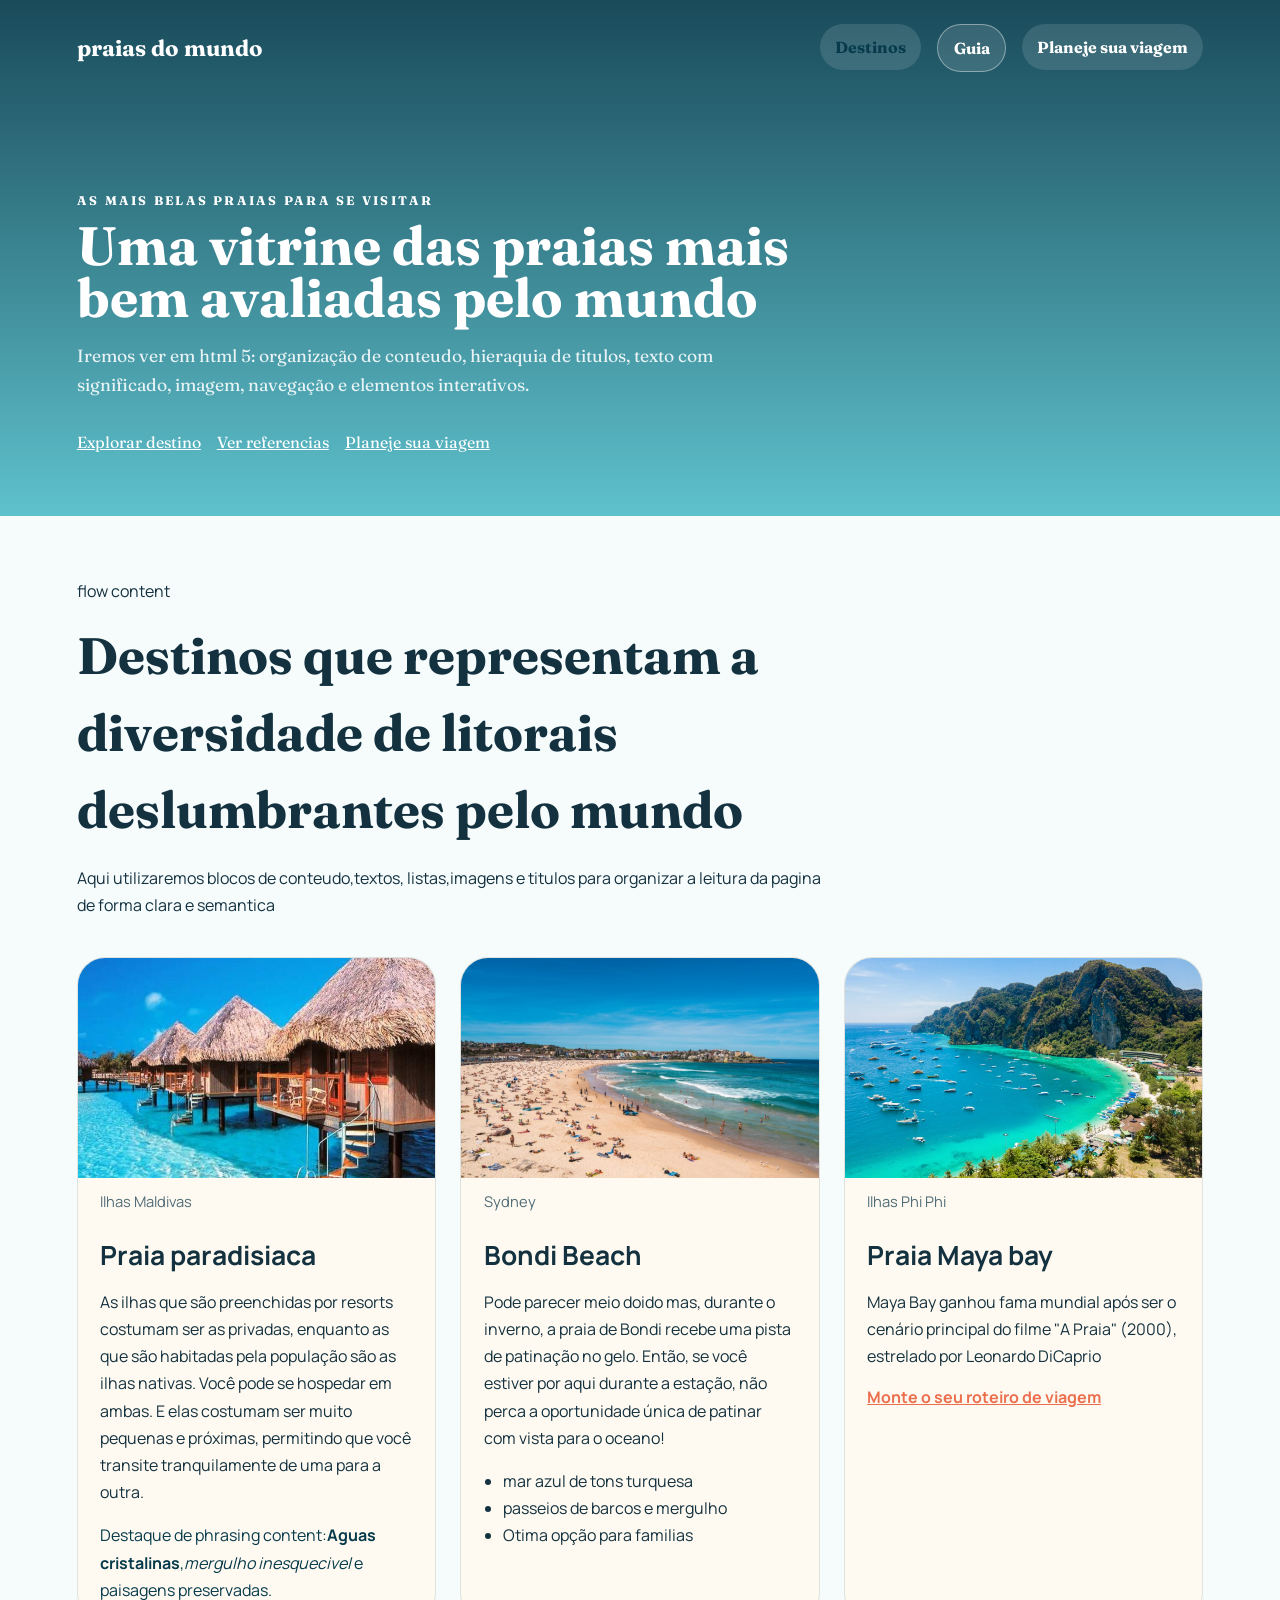
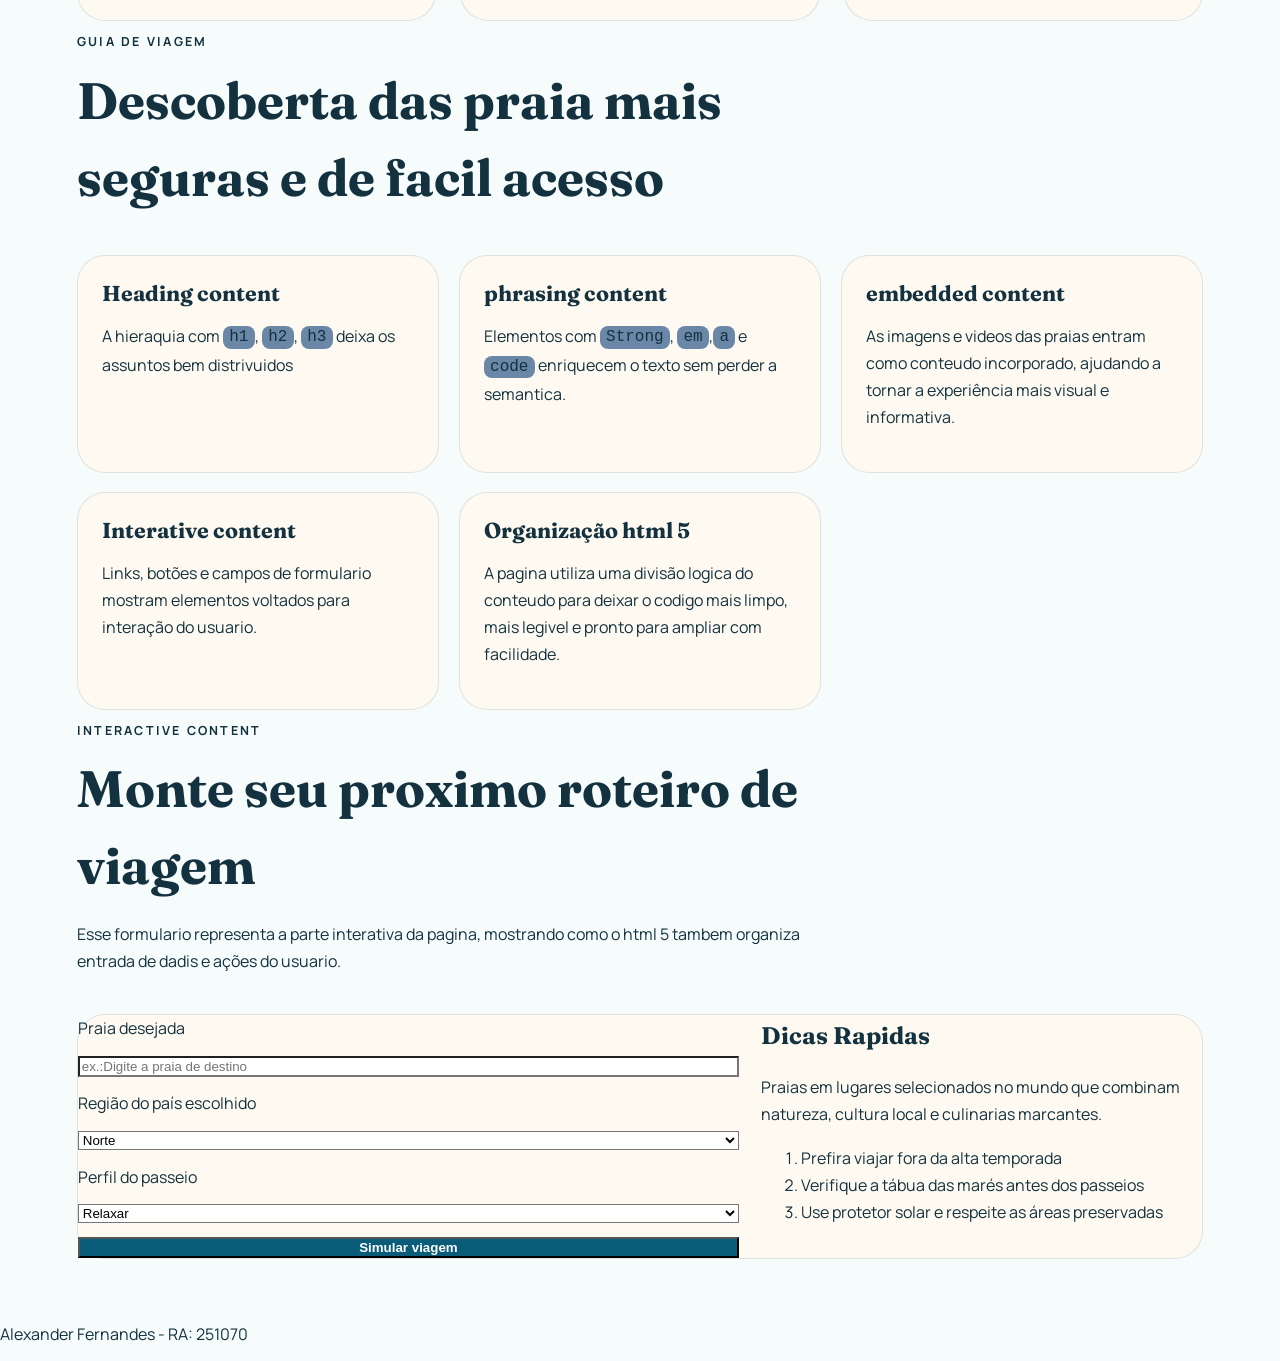
<file: praias/INDEX.HTML>
<!DOCTYPE html>
<html lang="pt-br">
<head>
    <meta charset="UTF-8">
    <meta name="viewport" content="width=device-width, initial-scale=1.0">
    <link rel="stylesheet" href="css/Style.css">
    <title>As praias mais belas do Mundo</title>
</head>
<body>
    <header class="hero" id="topo">
        <nav class="menu" area-label="Navegação principal">
            <a class="logo" href="#topo">praias do mundo</a>
            <ul class="menu-links">
                <li><a class="botao-primario" href="#destinos">Destinos</a></li>
                <li><a class="botao-secundario" href="#guia">Guia</a></li>
                <li><a class="botao-terciario" href="#planeje">Planeje sua viagem</a></li>                
            </ul>
        </nav>
        <!-- fim nav -->
        <!-- inicio section  -->
         <section class="hero-conteudo">
            <p class="eyebrow">As mais belas praias para se visitar</p>
            <h1>Uma vitrine das praias mais bem avaliadas pelo mundo</h1>
            <p class="descricao">
                Iremos ver em html 5: organização de conteudo, hieraquia de titulos, texto com significado, imagem, navegação e elementos interativos.
            </p>
            <div class="acoes">
                <a class="botao primario" href="#destinos"> Explorar destino</a>
                <a class="botao secundario" href="#guia"> Ver referencias</a>
                <a class="botao terciario" href="#planeje">Planeje sua viagem</a>
                
            </div>
         </section>
         <!-- fim section -->
    </header>
    <!-- começo da main -->
     <main>
        <Section class="secao" id="destinos">
            <div class="secao-titulo">
            <p class="rotulos">flow content</p>
            <h2>Destinos que representam a diversidade de litorais deslumbrantes pelo mundo</h2>
            <p>
                Aqui utilizaremos blocos de conteudo,textos, listas,imagens e titulos para organizar a leitura da pagina de forma clara e semantica
            </p>
            </div>
        
        <!-- inicio card 1 -->
            <div class="cards">
                <article class="card">
                    <figure>
                        <img src="./img/Ilhas Maldivas.jpg" alt="mar azul, areia clara em maldivas">
                        <figcaption>Ilhas Maldivas</figcaption>
                    </figure>
                    <h3> Praia paradisiaca</h3>
                    <p> As ilhas que são preenchidas por resorts costumam ser as privadas, enquanto as que são habitadas pela população são as ilhas nativas.
                    Você pode se hospedar em ambas. E elas costumam ser muito pequenas e próximas, permitindo que você transite tranquilamente de uma para a outra.

                    </p>
                    <p class="destaque-texto">
                        Destaque de phrasing content:<strong>Aguas cristalinas</strong>,<em>mergulho inesquecivel</em> e paisagens preservadas.
                    </p>
                </article>
                <!-- fim card 1 -->
        <!-- inicio card 2 -->
            
                <article class="card">
                    <figure>
                        <img src="./img/Praia Sydney.jpg" alt="mar azul, areia clara em Sydney">
                        <figcaption>Sydney</figcaption>
                    </figure>
                    <h3> Bondi Beach</h3>
                    <p> Pode parecer meio doido mas, durante o inverno, a praia de Bondi recebe uma pista de patinação no gelo. Então, se você estiver por aqui durante a estação, não perca a oportunidade única de patinar com vista para o oceano!

                    </p>
                    <ul>
                        <li>mar azul de tons turquesa</li>
                        <li>passeios de barcos e mergulho</li>
                        <li>Otima opção para familias</li>
                    </ul>
                </article>
                <!-- fim card 2 -->
        <!-- inicio card 3 -->
           
                <article class="card">
                    <figure>
                        <img src="./img/Praia Phi Phi.jfif" alt="mar azul, areia clara em phi phi">
                        <figcaption>Ilhas Phi Phi</figcaption>
                    </figure>
                    <h3> Praia Maya bay</h3>
                    <p> Maya Bay ganhou fama mundial após ser o cenário principal do filme "A Praia" (2000), estrelado por Leonardo DiCaprio

                    </p>
                    <a class="link-card" href="#planeje">Monte o seu roteiro de viagem</a>
                </article>
            </div>
            <!-- fim card 3 -->
        
        <!-- inicio sessão guia -->
        <section class="secao-guia" id="guia">
            <div class="secao-titulo">
                <p class="rotulo">guia de viagem</p>
                <h2>Descoberta das praia mais seguras e de facil acesso</h2>
            </div>
            <div class="grade-guia">
                <!-- começo do bloco guia -->
                <article class="bloco-guia">
                    <h3>Heading content</h3>
                <p>
                    A hieraquia com <code>h1</code>, <code>h2</code>, <code>h3</code> deixa os assuntos bem distrivuidos
                </p>
                </article>

                <article class="bloco-guia">
                    <h3>phrasing content</h3>
                <p>
                   Elementos com <code>Strong</code>, <code>em</code>,<code>a</code> e <code>code</code> enriquecem o texto sem perder a semantica.
                </p>
                </article>

                <article class="bloco-guia">
                    <h3>embedded content</h3>
                <p>
                    As imagens e videos das praias entram como conteudo incorporado, ajudando a tornar a experiência mais visual e informativa.
                </p>
                </article>

                <article class="bloco-guia">
                    <h3>Interative content</h3>
                <p>
                   Links, botões e campos de formulario mostram elementos voltados para interação do usuario.
                </p>
                </article>

                <article class="bloco-guia" id="destaque-guia">
                    <h3>Organização html 5 </h3>
                <p>
                    A pagina utiliza uma divisão logica do conteudo para deixar o codigo mais limpo, mais legivel e pronto para ampliar com facilidade.
                </p>
                </article>
            </div>
        </section>
        <!-- fim sessão guia -->

         <!-- inicio sessão planejamento da viagem -->
          <section class="secao-planejamento" id="planeje">
            <div class="secao-titulo">
                <p class="rotulo">Interactive content</p>
                <h2>Monte seu proximo roteiro de viagem</h2>
                <p> Esse formulario representa a parte interativa da pagina, mostrando como o html 5 tambem organiza entrada de dadis e ações do usuario.</p>
            </div>
          <div class="painel-planejamento">
            <form class="formulario">
                <label for="praia">Praia desejada</label>
                <input type="text" id="praia" name="praia" placeholder="ex.:Digite a praia de destino">

                <label for="regiao">Região do país escolhido </label>
                <select name="regiao" id="regiao">
                    <option>Norte</option>
                    <option>Nordeste</option>
                    <option>Centro-Oeste</option>
                    <option>Sudeste</option>
                    <option>Sul</option>
                </select>

                <label for="Perfil">Perfil do passeio</label>
                <select name="Perfil" id="Perfil">
                    <option>Relaxar</option>
                    <option>Mergulho</option>
                    <option>Familia</option>
                    <option>Aventura</option>
                </select>

                <button type="submit">Simular viagem</button>
            </form>

            <aside class="dicas">
                <h3>Dicas Rapidas</h3>
                <p>
                    Praias em lugares selecionados no mundo que combinam natureza, cultura local e culinarias marcantes.
                </p>
                <ol>
                    <li> Prefira viajar fora da alta temporada</li>
                    <li> Verifique a tábua das marés antes dos passeios</li>
                    <li> Use protetor solar e respeite as áreas preservadas</li>
                </ol>
          </div>
          </section>
          
          <!-- fim da sessão planejamento da viagem -->
           
     </main>
     <footer id="rodape">
        <p>Alexander Fernandes - RA: 251070</p>

     </footer>

     
</body>
</html>
</file>
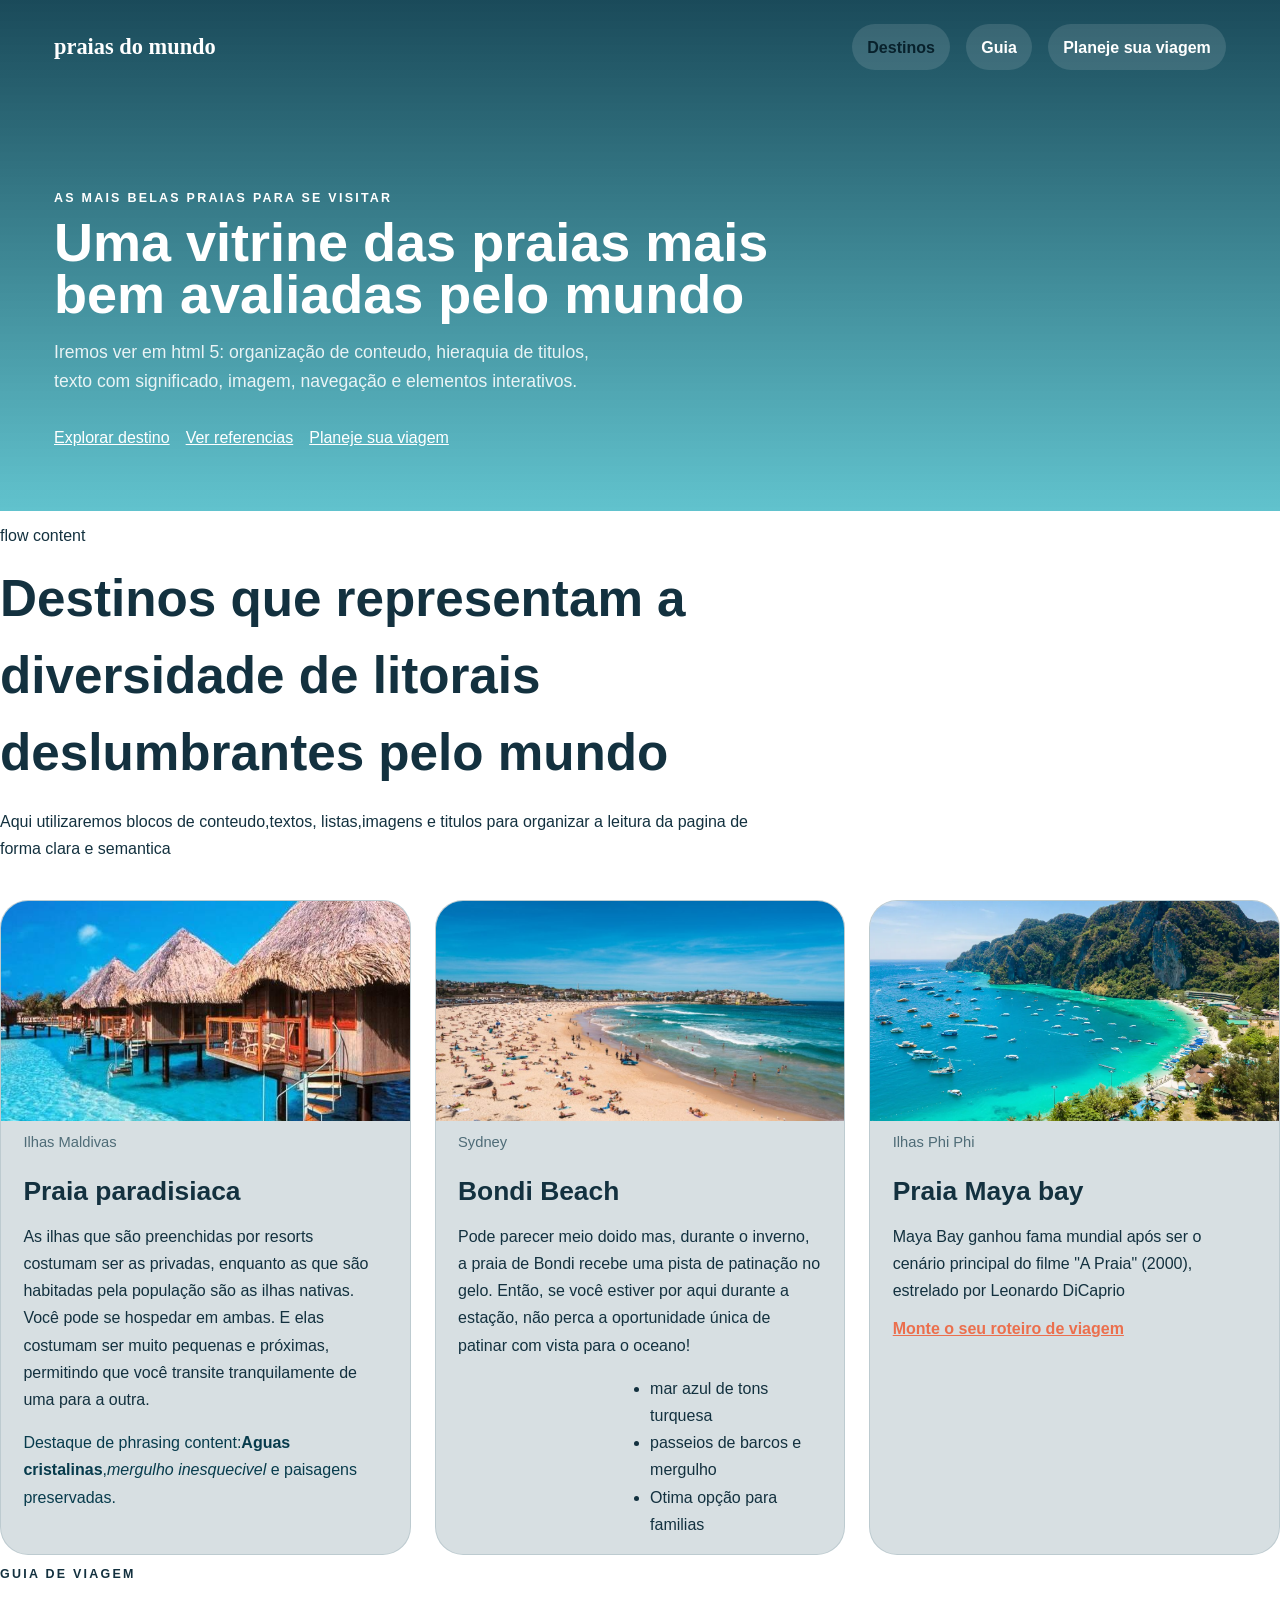
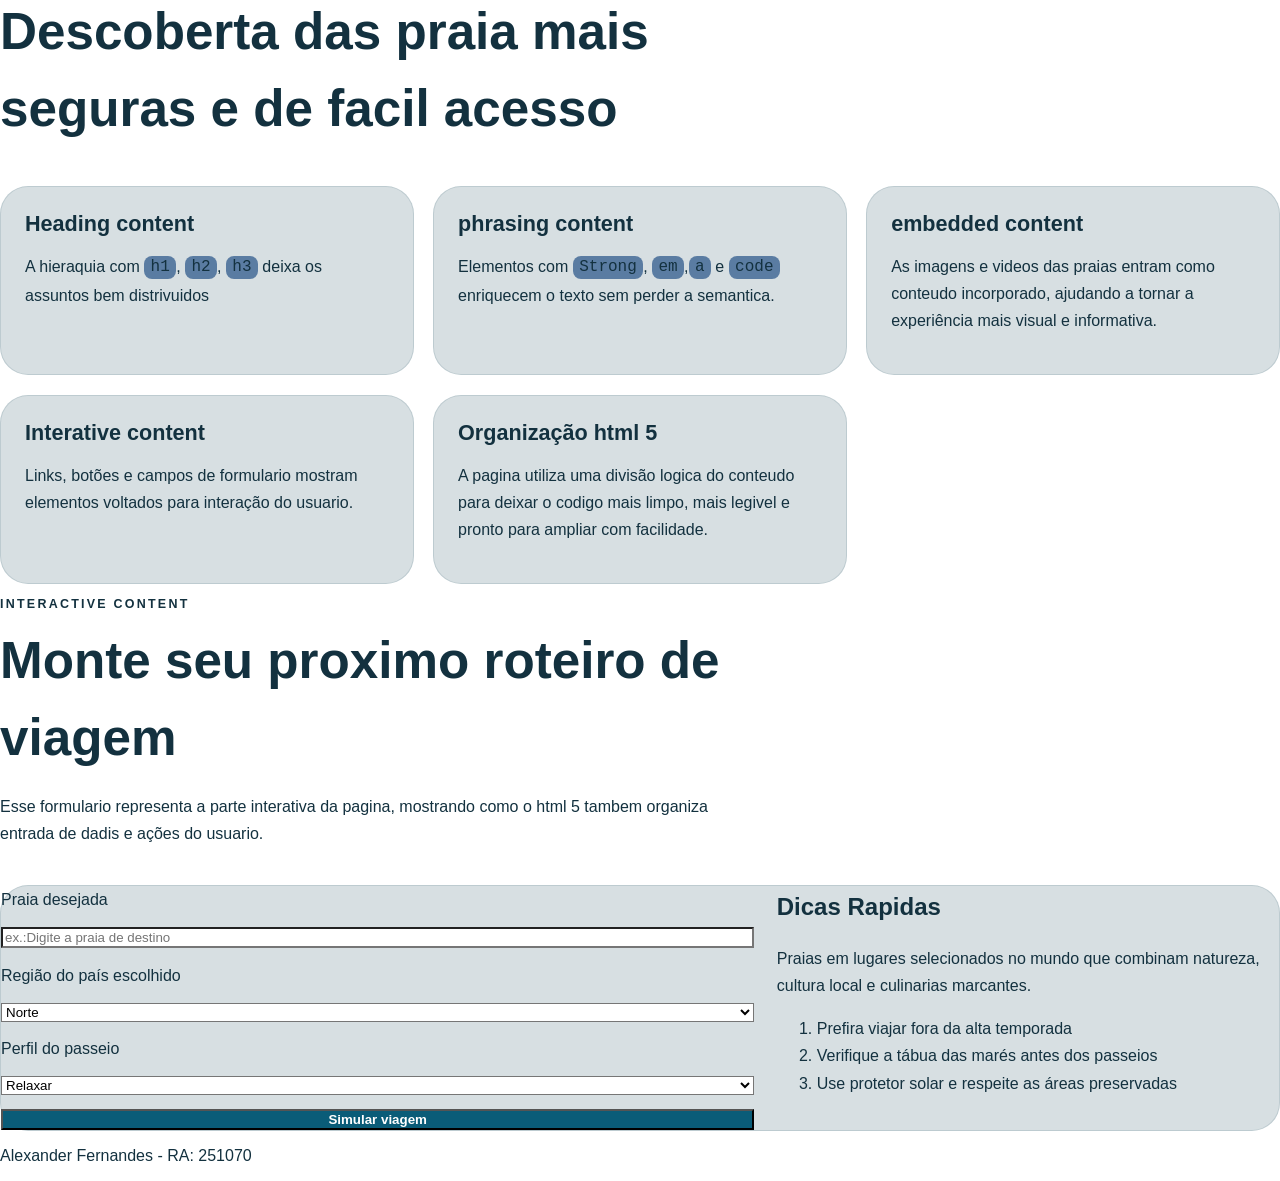
<file: PRAIAS/INDEX.HTML>
<!DOCTYPE html>
<html lang="pt-br">
<head>
    <meta charset="UTF-8">
    <meta name="viewport" content="width=device-width, initial-scale=1.0">
    <link rel="stylesheet" href="../PRAIAS/CSS/Style.css">
    <title>As praias mais belas do Mundo</title>
</head>
<body>
    <header class="hero" id="topo">
        <nav class="menu" area-label="Navegação principal">
            <a class="logo" href="#topo">praias do mundo</a>
            <ul class="menu-links">
                <li><a class="botao-primario" href="#destinos">Destinos</a></li>
                <li><a class="botao-secundario" href="#guia">Guia</a></li>
                <li><a class="botao-terciario" href="#planeje">Planeje sua viagem</a></li>                
            </ul>
        </nav>
        <!-- fim nav -->
        <!-- inicio section  -->
         <section class="hero-conteudo">
            <p class="eyebrow">As mais belas praias para se visitar</p>
            <h1>Uma vitrine das praias mais bem avaliadas pelo mundo</h1>
            <p class="descricao">
                Iremos ver em html 5: organização de conteudo, hieraquia de titulos, texto com significado, imagem, navegação e elementos interativos.
            </p>
            <div class="acoes">
                <a class="botao primario" href="#destinos"> Explorar destino</a>
                <a class="botao secundario" href="#guia"> Ver referencias</a>
                <a class="botao terciario" href="#planeje">Planeje sua viagem</a>
                
            </div>
         </section>
         <!-- fim section -->
    </header>
    <!-- começo da main -->
     <main>
        <Section class="secao" id="destinos">
            <div class="secao-titulo">
            <p class="rotulos">flow content</p>
            <h2>Destinos que representam a diversidade de litorais deslumbrantes pelo mundo</h2>
            <p>
                Aqui utilizaremos blocos de conteudo,textos, listas,imagens e titulos para organizar a leitura da pagina de forma clara e semantica
            </p>
            </div>
        
        <!-- inicio card 1 -->
            <div class="cards">
                <article class="card">
                    <figure>
                        <img src="./IMG/Ilhas Maldivas.jpg" alt="mar azul, areia clara em maldivas">
                        <figcaption>Ilhas Maldivas</figcaption>
                    </figure>
                    <h3> Praia paradisiaca</h3>
                    <p> As ilhas que são preenchidas por resorts costumam ser as privadas, enquanto as que são habitadas pela população são as ilhas nativas.
                    Você pode se hospedar em ambas. E elas costumam ser muito pequenas e próximas, permitindo que você transite tranquilamente de uma para a outra.

                    </p>
                    <p class="destaque-texto">
                        Destaque de phrasing content:<strong>Aguas cristalinas</strong>,<em>mergulho inesquecivel</em> e paisagens preservadas.
                    </p>
                </article>
                <!-- fim card 1 -->
        <!-- inicio card 2 -->
            
                <article class="card">
                    <figure>
                        <img src="./IMG/Praia Sydney.jpg" alt="mar azul, areia clara em Sydney">
                        <figcaption>Sydney</figcaption>
                    </figure>
                    <h3> Bondi Beach</h3>
                    <p> Pode parecer meio doido mas, durante o inverno, a praia de Bondi recebe uma pista de patinação no gelo. Então, se você estiver por aqui durante a estação, não perca a oportunidade única de patinar com vista para o oceano!

                    </p>
                    <ul>
                        <li>mar azul de tons turquesa</li>
                        <li>passeios de barcos e mergulho</li>
                        <li>Otima opção para familias</li>
                    </ul>
                </article>
                <!-- fim card 2 -->
        <!-- inicio card 3 -->
           
                <article class="card">
                    <figure>
                        <img src="./IMG/Praia Phi Phi.jfif" alt="mar azul, areia clara em phi phi">
                        <figcaption>Ilhas Phi Phi</figcaption>
                    </figure>
                    <h3> Praia Maya bay</h3>
                    <p> Maya Bay ganhou fama mundial após ser o cenário principal do filme "A Praia" (2000), estrelado por Leonardo DiCaprio

                    </p>
                    <a class="link-card" href="#planeje">Monte o seu roteiro de viagem</a>
                </article>
            </div>
            <!-- fim card 3 -->
        
        <!-- inicio sessão guia -->
        <section class="secao-guia" id="guia">
            <div class="secao-titulo">
                <p class="rotulo">guia de viagem</p>
                <h2>Descoberta das praia mais seguras e de facil acesso</h2>
            </div>
            <div class="grade-guia">
                <!-- começo do bloco guia -->
                <article class="bloco-guia">
                    <h3>Heading content</h3>
                <p>
                    A hieraquia com <code>h1</code>, <code>h2</code>, <code>h3</code> deixa os assuntos bem distrivuidos
                </p>
                </article>

                <article class="bloco-guia">
                    <h3>phrasing content</h3>
                <p>
                   Elementos com <code>Strong</code>, <code>em</code>,<code>a</code> e <code>code</code> enriquecem o texto sem perder a semantica.
                </p>
                </article>

                <article class="bloco-guia">
                    <h3>embedded content</h3>
                <p>
                    As imagens e videos das praias entram como conteudo incorporado, ajudando a tornar a experiência mais visual e informativa.
                </p>
                </article>

                <article class="bloco-guia">
                    <h3>Interative content</h3>
                <p>
                   Links, botões e campos de formulario mostram elementos voltados para interação do usuario.
                </p>
                </article>

                <article class="bloco-guia" id="destaque-guia">
                    <h3>Organização html 5 </h3>
                <p>
                    A pagina utiliza uma divisão logica do conteudo para deixar o codigo mais limpo, mais legivel e pronto para ampliar com facilidade.
                </p>
                </article>
            </div>
        </section>
        <!-- fim sessão guia -->

         <!-- inicio sessão planejamento da viagem -->
          <section class="secao-planejamento" id="planeje">
            <div class="secao-titulo">
                <p class="rotulo">Interactive content</p>
                <h2>Monte seu proximo roteiro de viagem</h2>
                <p> Esse formulario representa a parte interativa da pagina, mostrando como o html 5 tambem organiza entrada de dadis e ações do usuario.</p>
            </div>
          <div class="painel-planejamento">
            <form class="formulario">
                <label for="praia">Praia desejada</label>
                <input type="text" id="praia" name="praia" placeholder="ex.:Digite a praia de destino">

                <label for="regiao">Região do país escolhido </label>
                <select name="regiao" id="regiao">
                    <option>Norte</option>
                    <option>Nordeste</option>
                    <option>Centro-Oeste</option>
                    <option>Sudeste</option>
                    <option>Sul</option>
                </select>

                <label for="Perfil">Perfil do passeio</label>
                <select name="Perfil" id="Perfil">
                    <option>Relaxar</option>
                    <option>Mergulho</option>
                    <option>Familia</option>
                    <option>Aventura</option>
                </select>

                <button type="submit">Simular viagem</button>
            </form>

            <aside class="dicas">
                <h3>Dicas Rapidas</h3>
                <p>
                    Praias em lugares selecionados no mundo que combinam natureza, cultura local e culinarias marcantes.
                </p>
                <ol>
                    <li> Prefira viajar fora da alta temporada</li>
                    <li> Verifique a tábua das marés antes dos passeios</li>
                    <li> Use protetor solar e respeite as áreas preservadas</li>
                </ol>
          </div>
          </section>
          
          <!-- fim da sessão planejamento da viagem -->
           
     </main>
     <footer id="rodape">
        <p>Alexander Fernandes - RA: 251070</p>

     </footer>

     
</body>
</html>
</file>
<file: praias/css/Style.css>
@import url('https://fonts.googleapis.com/css2?family=Fraunces:ital,opsz,wght@0,9..144,300..900;1,9..144,300..900&family=Manrope:wght@400;500;700&display=swap');

:root {
    --areia: #f3e7c9;
    --espuma: #fffaf1;
    --oceano: #0a5c78;
    --oceano-profundo: #073b4c;
    --turquesa: #16a6b6;
    --sol: #f5a623;
    --coral: #eb6f4d;
    --texto: #13313f;
    --texto-suave: #4f6c77;
    --borda: rgba(7, 59, 76, 0.12);
    --sombra: rgba(7, 59, 76, 0.16);
}

* {
    box-sizing: border-box;
}

html {
    scroll-behavior: smooth;
}

body {
    margin: 0;
    font-family: 'Manrope', sans-serif;
    color: var(--texto);
    background-color: #f6fbfc;
}

img {
    display: block;
    width: 100%;
}

a {
    color: inherit;
}

/* ── PÁGINA 1 – HERO ── */

.hero {
    width: 100vw;
    padding: 1.5rem 6vw 4rem;
    background: linear-gradient(rgba(7, 59, 76, 0.92), rgba(22, 166, 182, 0.68)),
                url(https://images.unsplash.com/photo-1500375592092-40eb2168fd21?auto=format&fit=crop&w=1600&q=80) center/cover;
    color: #fff;
}

.menu {
    display: flex;
    align-items: center;
    justify-content: space-between;
    gap: 1rem;
    flex-wrap: wrap;
}

.logo {
    font-family: 'Fraunces', sans-serif;
    font-size: 1.4rem;
    font-weight: bold;
    text-decoration: none;
}

.menu-links {
    display: flex;
    gap: 1rem;
    list-style: none;
    margin: 0;
    padding: 0;
}

.menu-links a {
    text-decoration: none;
    padding: 0.6rem 0.95rem;
    border-radius: 999px;
    background: rgba(255, 255, 255, 0.12);
}

.hero-conteudo {
    max-width: 720px;
    padding: 12vh 0 0;
}

.eyebrow,
.rotulo {
    text-transform: uppercase;
    letter-spacing: 0.18em;
    font-size: 0.78rem;
    font-weight: 700;
}

.hero,
.secao h2,
.bloco-guia h3,
.dicas h3 {
    font-family: 'Fraunces', sans-serif;
}

.hero h1 {
    margin: 0.5rem 0 1rem;
    font-size: clamp(2.7rem, 6vh, 5.2rem);
    line-height: 0.95;
}

.descricao {
    max-width: 58ch;
    font-size: 1.1rem;
    line-height: 1.7;
    color: rgba(255, 255, 255, 0.88);
}

.acoes {
    display: flex;
    gap: 1rem;
    flex-wrap: wrap;
    margin-top: 2rem;
}

.botao-primario,
.botao-secundario,
.botao-terciario {
    display: inline-block;
    padding: 0.95rem 1.4rem;
    border-radius: 999px;
    font-weight: 700;
    text-decoration: none;
}

.botao-primario {
    background: var(--sol);
    color: var(--oceano-profundo);
}

.botao-secundario {
    border: 1px solid rgba(255, 255, 255, 0.4);
    background: rgba(255, 255, 255, 0.1);
}

/* ── SEÇÃO DESTINOS ── */

.secao {
    padding: 3rem 6vw;
}

.secao-titulo {
    max-width: 760px;
    margin-bottom: 2.4rem;
}

.secao h2 {
    margin: 0.35rem 0 0.8rem;
    font-size: clamp(2rem, 4vw, 3.4rem);
    line-height: 1.5;
}

.secao-titulo p:last-child,
.card p,
.bloco-guia p,
.dicas p,
.formulario label,
.rodape p,
li {
    line-height: 1.7;
}

.cards {
    display: grid;
    grid-template-columns: repeat(3, minmax(0, 1fr));
    gap: 1.5rem;
}

.card,
.bloco-guia,
.painel-planejamento {
    background: var(--espuma);
    border: 1px solid var(--borda);
    border-radius: 28px;
}

.card {
    overflow: hidden;
}

.card figure {
    margin: 0;
}

.card img {
    height: 220px;
    object-fit: cover;
}

.card figcaption {
    padding: 0.8rem 1.4rem 0;
    color: var(--texto-suave);
    font-size: 0.92rem;
}

.card h3,
.card p,
.card ul,
.link-card {
    margin-left: 1.4rem;
    margin-right: 1.4rem;
}

.card h3 {
    margin-top: 1.6rem;
    margin-bottom: 0.8rem;
    font-size: 1.65rem;
}

.card ul {
    padding-left: 1.2rem;
}

.destaque-texto {
    color: var(--oceano-profundo);
}

.link-card {
    display: inline-block;
    margin-bottom: 1.6rem;
    font-weight: 700;
    color: var(--coral);
}

/* ── SEÇÃO GUIA ── */

.grade-guia {
    display: grid;
    grid-template-columns: repeat(3, minmax(0, 1fr));
    gap: 1.2rem;
}

.bloco-guia {
    padding: 1.5rem;
}

.bloco-guia h3 {
    margin-top: 0;
    margin-bottom: 0.8rem;
    font-size: 1.35rem;
}

.destaque-guia {
    background: linear-gradient(160deg, rgba(10, 92, 120, 0.95), rgba(22, 166, 182, 0.8));
    color: #fff;
}

.destaque-guia code {
    color: #fff;
}

code {
    padding: 0.15rem 0.4rem;
    border-radius: 8px;
    background-color: rgba(7, 59, 120, 0.6);
    font-family: consolas, monospace;
}

/* ── SEÇÃO PLANEJAMENTO ── */

.painel-planejamento {
    display: grid;
    grid-template-columns: 1.2fr 0.8fr;
    gap: 1.4rem;
}

.formulario {
    display: grid;
    gap: 0.85rem;
}

.formulario input,
.formulario select {
    background: #fff;
}

.formulario button {
    background: var(--oceano);
    color: #fff;
    font-weight: 700;
    cursor: pointer;
}

.dicas {
    padding: 0.4rem 0.4rem 0.4rem 0;
}

.dicas h3 {
    margin-top: 0;
    font-size: 1.5rem;
}

/* ── RODAPÉ ── */

.rodape {
    padding: 2rem 6vw 3rem;
    color: var(--texto-suave);
}

/* ── RESPONSIVO PÁGINA 1 ── */

@media (max-width: 980px) {
    .cards,
    .grade-guia,
    .painel-planejamento {
        grid-template-columns: 1fr;
    }

    .hero {
        min-height: auto;
        padding-bottom: 3rem;
    }
}

@media (max-width: 640px) {
    .menu {
        flex-direction: column;
        align-items: flex-start;
    }

    .menu-links {
        flex-wrap: wrap;
    }

    .hero-conteudo {
        padding-top: 4rem;
    }

    .secao,
    .hero,
    .rodape {
        padding-left: 1.2rem;
        padding-right: 1.2rem;
    }
}

/* ── PÁGINA 2 ── */

.hero-secundario {
    background: linear-gradient(135deg, rgba(7, 59, 76, 0.88), rgba(235, 111, 77, 0.45)),
                url("https://images.unsplash.com/photo-1506953823976-52e1fdc0149a?auto=format&fit=crop&w=1600&q=80") center/cover;
}

.grade-definicoes,
.grade-recursos {
    display: grid;
    grid-template-columns: repeat(3, minmax(0, 1fr));
    gap: 1.2rem;
}

.card-definicao,
.recurso,
.quadro-info,
.bloco-explicacao {
    background: #fff;
    border: 1px solid var(--borda);
    border-radius: 28px;
    box-shadow: 0 2px 8px var(--sombra);
}

.card-definicao,
.recurso,
.bloco-explicacao {
    padding: 1.5rem;
}

.card-definicao h3,
.recurso h3,
.coluna-info h3,
.bloco-explicacao h3 {
    margin-top: 0;
    margin-bottom: 0.8rem;
    font-family: 'Fraunces', sans-serif;
    font-size: 1.35rem;
}

.destaque-definicao {
    background: linear-gradient(160deg, rgba(235, 111, 77, 0.92), rgba(245, 166, 35, 0.82));
    color: #fff;
}

.destaque-definicao code {
    color: #fff;
}

.secao-suave {
    background: linear-gradient(180deg, rgba(243, 231, 201, 0.45), rgba(22, 166, 182, 0.05));
}

.quadro-info,
.painel-duplo {
    display: grid;
    grid-template-columns: 0.8fr 1.2fr;
    gap: 1.4rem;
}

.quadro-info {
    padding: 1.5rem;
}

.coluna-info {
    padding: 0.4rem;
}

.lista-tags {
    display: grid;
    grid-template-columns: repeat(2, minmax(0, 1fr));
    gap: 0.7rem;
    padding-left: 1.2rem;
}

.formulario-avancado textarea {
    width: 100%;
    padding: 0.95rem;
    border-radius: 16px;
    border: 1px solid var(--borda);
    font: inherit;
    resize: vertical;
}

.grupo-botoes {
    display: flex;
    gap: 0.8rem;
    flex-wrap: wrap;
}

.grupo-botoes button {
    flex: 1 1 220px;
}

.botao-alternativo {
    background: var(--coral) !important;
}

.painel-detalhes {
    border: 1px solid var(--borda);
    border-radius: 18px;
    padding: 1rem;
    background: rgba(22, 166, 182, 0.05);
}

.painel-detalhes summary {
    cursor: pointer;
    font-weight: 700;
}

.bloco-editavel {
    min-height: 130px;
    padding: 1rem;
    border: 2px solid rgba(10, 92, 120, 0.35);
    background: rgba(255, 255, 255, 0.8);
}

.area-drag {
    display: grid;
    grid-template-columns: 1fr 1fr;
    gap: 1rem;
    margin-top: 1rem;
}

.cartao-arrastavel,
.alvo-drop {
    min-height: 110px;
    padding: 1rem;
    border-radius: 20px;
    display: grid;
    place-items: center;
    text-align: center;
}

.cartao-arrastavel {
    background: linear-gradient(160deg, rgba(10, 92, 120, 0.9), rgba(22, 166, 182, 0.75));
    color: #fff;
    cursor: grab;
}

.cartao-arrastavel.arrastando {
    opacity: 0.55;
    cursor: grabbing;
}

.alvo-drop {
    border: 2px dashed rgba(235, 111, 77, 0.45);
    background: rgba(243, 231, 201, 0.55);
    align-content: start;
    gap: 0.8rem;
}

.alvo-drop.drop-ativo {
    border-color: var(--oceano);
    background: rgba(22, 166, 182, 0.14);
    transform: scale(1.01);
}

.titulo-drop {
    margin: 0;
    font-weight: 700;
    color: var(--oceano-profundo);
}

.campo-revisao {
    width: 100%;
    padding: 0.95rem 1rem;
    border-radius: 16px;
    border: 1px solid var(--borda);
    font: inherit;
}

.barra-ferramentas {
    display: flex;
    flex-wrap: wrap;
    gap: 0.8rem;
    margin-top: 1rem;
}

.menu-demo {
    display: grid;
    gap: 1rem;
}

.menu-acoes {
    display: flex;
    flex-wrap: wrap;
    gap: 0.8rem;
}

.menu-acoes button,
.barra-ferramentas button {
    padding: 0.85rem 1.1rem;
    border: 0;
    border-radius: 999px;
    background: rgba(7, 59, 76, 0.16);
    color: var(--oceano-profundo);
    font: inherit;
    font-weight: 700;
}

.menu-acoes button {
    background: rgba(235, 111, 77, 0.14);
    color: #7a341f;
}

.painel-toolbar {
    padding: 1.1rem 1.2rem;
    border-radius: 20px;
    border: 1px solid var(--borda);
    background: rgba(255, 250, 241, 0.82);
    transition: background-color 0.2s ease, transform 0.2s ease;
}

.painel-legenda {
    margin: 0 0 0.45rem;
    font-size: 0.82rem;
    text-transform: uppercase;
    letter-spacing: 0.14rem;
    color: var(--texto-suave);
}

.painel-toolbar p:last-child {
    margin: 0;
}

.painel-toolbar.modo-normal {
    background: rgba(255, 255, 255, 0.82);
}

.painel-toolbar.modo-destaque {
    background: rgba(245, 166, 35, 0.2);
    transform: scale(1.01);
}

.painel-toolbar.modo-compacto {
    background: rgba(22, 166, 182, 0.12);
    max-width: 28rem;
}

/* ── RESPONSIVO PÁGINA 2 ── */

@media (max-width: 980px) {
    .grade-definicoes,
    .grade-recursos,
    .quadro-info,
    .painel-duplo,
    .area-drag,
    .lista-tags {
        grid-template-columns: 1fr;
    }
}

/* ── PÁGINA 3 – MÍDIAS ── */
/* nome: Alexander Fernandes  RA: 251070 | 05/05/2026 */

.hero-midias {
    background: linear-gradient(135deg, rgba(7, 59, 76, 0.92), rgba(235, 111, 77, 0.55)),
                url('https://images.unsplash.com/photo-1478720568477-152d9b164e26?auto=format&fit=crop&w=1600&q=80') center/cover;
}

.grade-midias {
    display: grid;
    grid-template-columns: repeat(3, minmax(0, 1fr));
    gap: 1.5rem;
}

.bloco-midia {
    background: var(--espuma);
    border: 1px solid var(--borda);
    border-radius: 20px;
    padding: 1.5rem;
    overflow: hidden;
}

.bloco-midia-largo {
    grid-column: span 2;
}

.bloco-midia h3 {
    margin-top: 0;
    margin-bottom: 1rem;
    font-family: 'Fraunces', sans-serif;
    font-size: 1.35rem;
    color: var(--oceano-profundo);
}

audio {
    width: 100%;
    margin: 0.8rem 0;
    border-radius: 999px;
    accent-color: var(--turquesa);
}

video {
    width: 100%;
    border-radius: 16px;
    display: block;
}

.video-embed {
    position: relative;
    padding-bottom: 56.25%;
    height: 0;
    overflow: hidden;
    border-radius: 16px;
}

.video-embed iframe {
    position: absolute;
    top: 0;
    left: 0;
    width: 100%;
    height: 100%;
    border: 0;
}

.bloco-codigo {
    background: var(--oceano-profundo);
    color: #cfe8f0;
    border-radius: 16px;
    padding: 1.5rem;
    font-family: consolas, monospace;
    font-size: 0.88rem;
    overflow-x: auto;
    white-space: pre;
    line-height: 1.7;
}

.nota-midia {
    border-left: 4px solid var(--turquesa);
    padding: 0.9rem 1.2rem;
    background: rgba(22, 166, 182, 0.08);
    border-radius: 0 12px 12px 0;
    margin: 1rem 0;
}

.nota-midia p {
    margin: 0;
    color: var(--oceano-profundo);
    font-size: 0.95rem;
    line-height: 1.6;
}

/* ── RESPONSIVO PÁGINA 3 ── */

@media (max-width: 980px) {
    .grade-midias {
        grid-template-columns: 1fr;
    }

    .bloco-midia-largo {
        grid-column: span 1;
    }
}
</file>
<file: PRAIAS/CSS/Style.css>
:root{
    --areia:#f3e7c9;
    --espuma:#fffaf1;
    --oceano:#0a5c78;
    --oceano-profundo:#073b4c;
    --turquesa:#16a6b6;
    --sol:#f5a623;
    --coral:#eb6f4d;
    --texto:#13313f;
    --texto-suave:#4f6c77;
    --borda:rgba(7, 59, 76, 0.12);
    --sombra:rgba(7, 59, 76, 0.16);
}
*{box-sizing: border-box;
}
html{
    scroll-behavior: smooth;
}
body{
    margin: 0;
    font-family: sans-serif;
    /* instalar fontes com o google API's para a proxima aula > manrope */
    color: var(--texto);
    background: radial-gradient(circle at top right, rgba(245,166,35,0.18),transparent 18%,linear-gradient(180deg, rgba(#f6fbfc 0%,#eef7f8 35%,#fff9f1 100%)));
}
img{
    display: block;
    width: 100%;
}
a{
    color: inherit;
}
.hero{
    width: 100vw;
    padding: 1.5rem 6vh 4rem;
    background: linear-gradient(rgba(7,59,76,0.92),rgba(22, 166, 182, 0.68)), url(https://images.unsplash.com/photo-1500375592092-40eb2168fd21?auto=format&fit=crop&w=1600&q=80) center/cover;
    color: #ffff;
    }

.menu{
    display:flex;
    align-items: center;
    justify-content: space-between;
    gap: 1rem;
    flex-wrap: wrap;
}

.logo{
    font-family: 'fraunces,sans-serif';
    font-size: 1.4rem;
    font-weight: bold;
    text-decoration: none;
}

.menu-links {
    display: flex;
    gap: 1rem;
    list-style: none;
    margin: 0;
    padding: 0;
}
.menu-links a {
    text-decoration: none;
    padding: 0.6rem 0.95rem;
    border-radius: 999px;
    background: rgba(255, 255, 255, 0.12);
}
.hero-conteudo {
    max-width: 720px;
    padding: 12vh 0 0;
}

.eyebrow,
.rotulo {
    text-transform: uppercase;
    letter-spacing: 0.18em;
    font-size: 0.78rem;
    font-weight: 700;
}
.hero,
.secao h2,
.bloco-guia h3,
.dicas h3{
    font-family: 'fraunces', sans-serif;
}

.hero h1{
    margin: 0.5rem 0 1rem;
    font-size: clamp(2.7rem, 6vh, 5.2rem);
    /*Clamp para definir um tamanho de fonte que escala responsivamente a função */
    line-height: 0.95;
}

.descricao{
    max-width: 58ch;
    font-size: 1.1rem;
    line-height: 1.7;
    color: rgba(255, 255, 255, 0.88);
}
.acoes{
    display: flex;
    gap: 1rem;
    flex-wrap: wrap;
    margin-top: 2rem;
}
.botao-primario,
.botao-secundario,.botao-terciario{
    display: inline-block;
    padding: 0.95rem 1.4rem;
    border-radius: 999px;
    font-weight: 700;
    text-decoration: none;
}

.botao-primario{
    background: var(--sol);
    
    color: #08212c;
}

.botao-secundario{
    border: 1px solid var(rgba(255, 255, 255, 0.4));
    background: rgba(255, 255, 255, 0.1);
}

.secao-titulo{
    max-width: 760px;
    margin-bottom: 2.4rem;
}
.secao h2 {
    margin: 0.35rem 0 0.8rem;
    font-size: clamp(2rem, 4vw, 3.4rem);
    line-height: 1.5;
}

.secao-titulo p:last-child,
.card p,
.bloco-guia p,
.dicas p,
.formulario label,
.rodape p,
li{
    line-height: 1.7;
}
.cards{
    display: grid;
    grid-template-columns:repeat(3, minmax(0, 1fr));
    gap: 1.5rem;
}

.card,
.bloco-guia,
.painel-planejamento{
    background: var(--sombra);
    border: 1px solid var(--borda);
    border-radius: 28px;
}

.card {
    overflow: hidden;
}

.card figure{
    margin: 0;
}

.card img {
    height: 220px;
    object-fit: cover;
}

.card figcaption {
    padding: 0.8rem 1.4rem 0;
    color: var(--texto-suave);
    font-size: 0.92rem;
}

.card h3,
.card p,
.card ul,
.link-card{
    margin-left: 1.4rem;
    margin-right: 1.4rem;
}

.card h3{
    margin-top: 1.6rem;
    margin-bottom: 0.8rem;
    font-size: 1.65rem;
}

.card ul {
    padding-left: 12rem;
}

.destaque-texto{
    color: var(  --oceano-profundo);
}

.link-card {
    display: inline-block;
    margin-bottom: 1.6rem;
    font-weight: 700;
    color:var(--coral);
}
.guia {
    background: linear-gradient(180deg,rgba(22, 166, 182, 0.08), rgba(255, 250, 241, 0.7)),
    linear-gradient(90deg,rgba(22, 166, 182, 0.45), rgba(255, 250, 241, 0.2 ));
}

.grade-guia{
    display: grid;
    grid-template-columns: repeat(3, minmax(0, 1fr));
    gap: 1.2rem;
}

.bloco-guia {
    padding: 1.5rem;
}

.bloco-guia h3 {
    margin-top: 0;
    margin-bottom: 0.8rem;
    font-size: 1.35rem;
}

.destaque-guia {
    background: linear-gradient(160deg,rgba(10,92,120,0.95)rgba(22,166,182,0.8))
}

.destaque-guia code {
    color: #ffff;
}

code {
    padding: 0.15rem 0.4rem;
    border-radius: 8px;
    background-color: rgba(7, 59, 120, 0.6);
    font-family:  consolas, monospace;
}

.painel-planejamento {
    display: grid;
    grid-template-columns: 1.2fr 0.8fr;
    gap: 1.4rem;
}

.formulario {
    display: grid;
    gap: 0.85rem;
}

.formulario input,
.formulario select {
    background: #ffff;
}

.formulario button {
    background:var(--oceano);
    color: #ffff;
    font-weight: 700;
    cursor: pointer;
}

.dicas{
    padding: 0.4rem 0.4rem 0.4rem 0;
}

.dicas h3 {
    margin-top: 0;
    font-size: 1.5rem;
}

.rodape {
    padding:  2rem 6vw 3rem;
    color: var(--texto-suave);
}
/*tratando css ambiente mobile */

@media (max-width: 980px) {
    .cards,
    .grade-guia,
    .painel-planejamento{
        grid-template-columns: 1fr;
    }

    .hero{
        min-height: auto;
        padding-bottom: 3rem;
    }
    
 }

 @media (max-width: 640px) {
    .menu{
        flex-direction: column;
        align-items: flex-start;
         }

    .menu-links {
        flex-wrap: wrap;
    }
    .hero-conteudo{
        padding-top: 4rem;
    }
    .secao,
    .hero,
    .rodape {
        padding-left: 1.2rem;
        padding-right: 1.2rem;
    }

    }

    /*segunda pagina hero */

    .hero-secundario{
        background:linear-gradient(135deg, rgba(7,59,76,0.88),rgba(235,111,77,0.45), url("https://images.unsplash.com/photo-1506953823976-52e1fdc0149a?auto=format&fit=crop&w=1600&q=80") center/cover);
    }

    /* grades e cartoes */

    .grade-definicoes,
    .grade-recursos{
        display: grid;
        grid-template-columns: repeat(3,minmax(0,1fr));
        gap: 1.2rem;
    }

    .card-definicao,
    .recurso,
    .quadro-info,
    .bloco-explicacao{
        background: rgb(255, 255, 255);
        border: 1px solid var(--borda);
        border-radius: 28px;
        box-shadow: var(--sombra);
    }

    .card-definicao,
    .recurso,
    .bloco-explicacao{
        padding: 1.5rem;
    }

    .card-definicao h3,
    .recurso h3,
    .coluna-info h3,
    .bloco-explicacao h3{
        margin-top: 0;
        margin-bottom: 0.8rem;
        font-family: system-ui, -apple-system, BlinkMacSystemFont, 'Segoe UI', Roboto, Oxygen, Ubuntu, Cantarell, 'Open Sans', 'Helvetica Neue', sans-serif;
        font-size: 1.35rem;
    }

    .destaque-definicao{
        background: linear-gradient(160deg, rgba(235,111,77,0.92),rgba(245,166,35,0.82));
        color: #ffff;
    }

    .destaque-definicao code {
        color: #ffff;
    }

    .secao-suave {
        background: linear-gradient(180deg, rgba(243,231,201,0.45),rgba(255,255,255,0.05)),
        linear-gradient(180deg, rgba(255,255,255,025),rgba(22,166,182,0.05));
    }

    .quadro-info,
    .painel-duplo{
        display: grid;
        grid-template-columns: 0.8fr 1.2fr;
        gap: 1.4rem;
    }

    .quadro-info {
        padding: 1.5rem;
    }

    .coluna-info {
        padding: 0.4rem;
    }

    .lista-tags{
        display: grid;
        grid-template-columns: repeat(2,minmax(0, 1fr));
        gap: 0.7rem;
        padding-left: 1.2rem;   
    }

    /* segunda pagina formulario */
    .formulario-avancado textarea {
        width: 100%;
        padding: 0.95rem;
        border-radius: 16px;
        border: 1px solid rgba(7, 59, 76, 0.16);
        font: inherit;
        resize: vertical;
    }

    .grupo-botoes {
        display: flex;
        gap: 0.8rem;
        flex-wrap: wrap;
    }

    .grupo-botoes button{
        flex: 1 1 220px;
    }

    .botao-alternativo {
        background: var(--coral) !important;
    }

    /* segunda pagina com recursos html5 e css avançado */

    .painel-detalhes {
        border: 1px solid rgba(7, 59, 76, 0.14);
        border-radius: 18px;
        padding: 1rem;
        background: rgb(22, 166, 182, 0.05);
    }

    .painel-detalhes summary {
        cursor: pointer;
        font-weight: 700;
    }

    .bloco-editavel{ 
        min-height: 130px;
        padding: 1rem;
        border: 2px solid rgba(10, 92, 120, 0.35);
        background: rgba(255, 255, 255, 0.8);
    }

    .area-drag {
        display: grid;
        grid-template-columns: 1fr 1fr;
        gap: 1rem;
        margin-top: 1rem;
    }

    .cartao-arrastavel,
    .alvo-drop{
        min-height: 110px;
        padding: 1rem;
        border-radius: 20px;
        display: grid;
        place-items: center;
        text-align: center;
    }

    .cartao-arrastavel{
        background: linear-gradient(160deg,rgba(10,92,12,0.9),rgba(22,166,182,0.75));
        color: #ffff;
        cursor: grab;
    }

    .cartao-arrastavel.arrastando {
        opacity: 0.55;
        cursor: grabbing;
    }

    .alvo-drop {
        border: 2px dashed rgba(235,111,77,0.45);
        background: rgba(243, 231, 201, 0.55);
        align-content: start;
        gap: 0.8rem;
    }

    .alvo-drop.drop-ativo {
        border-color: var(--oceano);
        background: rgba(22,166,182,0.14);
        transform: scale(1.01);
    }

    .titulo-drop {
        margin: 0;
        font-weight: 700;
        color: var(--oceano-profundo);
    }

    .campo-revisao {
        width: 100%;
        padding: 0.95rem 1rem;
        border-radius: 16px;
        border: 1px solid rgba(7, 59, 76, 0.16);
        font: inherit;
    }

    .barra-ferramentas{
        display: flex;
        flex-wrap: wrap;
        gap: 0.8rem;
        margin-top: 1rem;
    }

    .menu-demo {
        display: grid;
        gap: 1rem;

    }

    .menu-acoes {
        display: flex;
        flex-wrap: wrap;
        gap: 0.8rem;
    }

    .menu-acoes button,
    .barra-ferramentas button {
        padding: 0.85rem 1.1rem;
        border: 0;
        border-radius: 999px;
        background: rgba(7, 59, 76, 0.16);
        color: var(--oceano-profundo);
        font: inherit;
        font-weight: 700;
    }

    .menu-acoes button {
        background: rgba(235, 111, 77, 0.14);
        color:#7a341f;
    }

    .painel-toolbar {
        padding: 1.1rem 1.2rem;
        border-radius: 20px;
        border: 1px solid rgba(7, 59, 76, 0.14);
        background: rgba(255, 250, 241, 0.82 );
        transition: background-color 0.2s ease, transform 0.2s ease;
    }

    .painel-legenda {
        margin: 0 0 0.45rem;
        font-size: 0.82rem;
        text-transform: uppercase;
        letter-spacing: 0.14rem;
        color: var(--texto-suave);
    }

    .painel-toolbar p:last-child{
        margin: 0;
    }

    .painel-toolbar.modo-normal{
        background: rgba(255, 255, 250, 0.82);
    }
    .painel-toolbar.modo-destaque{
        background: rgba(245, 166, 35, 0.2);
        transform: scale(1.01);
    }

    .painel-toolbar.modo-compacto{
        background: rgba(22,166,182,0.12);
        max-width: 28rem;
    }


    @media(max-width: 980px) {
        .grade-definicoes,
        .grade-recursos,
        .quadro-info,
        .painel-duplo,
        .area-drag,
        .lista-tags{
            grid-template-columns: 1fr;
        }
 }

 /* inicio terceira pagina medias */
 /* conteudo a ser construido conforme as instrucoes via canvas */
 /* aplicar script JS para gerar as demais paginas HTML5 > pagina 2 e 3 */
 /* nome: Alexander Fernandes  RA: 251070 | 05/05/2026  */
</file>
